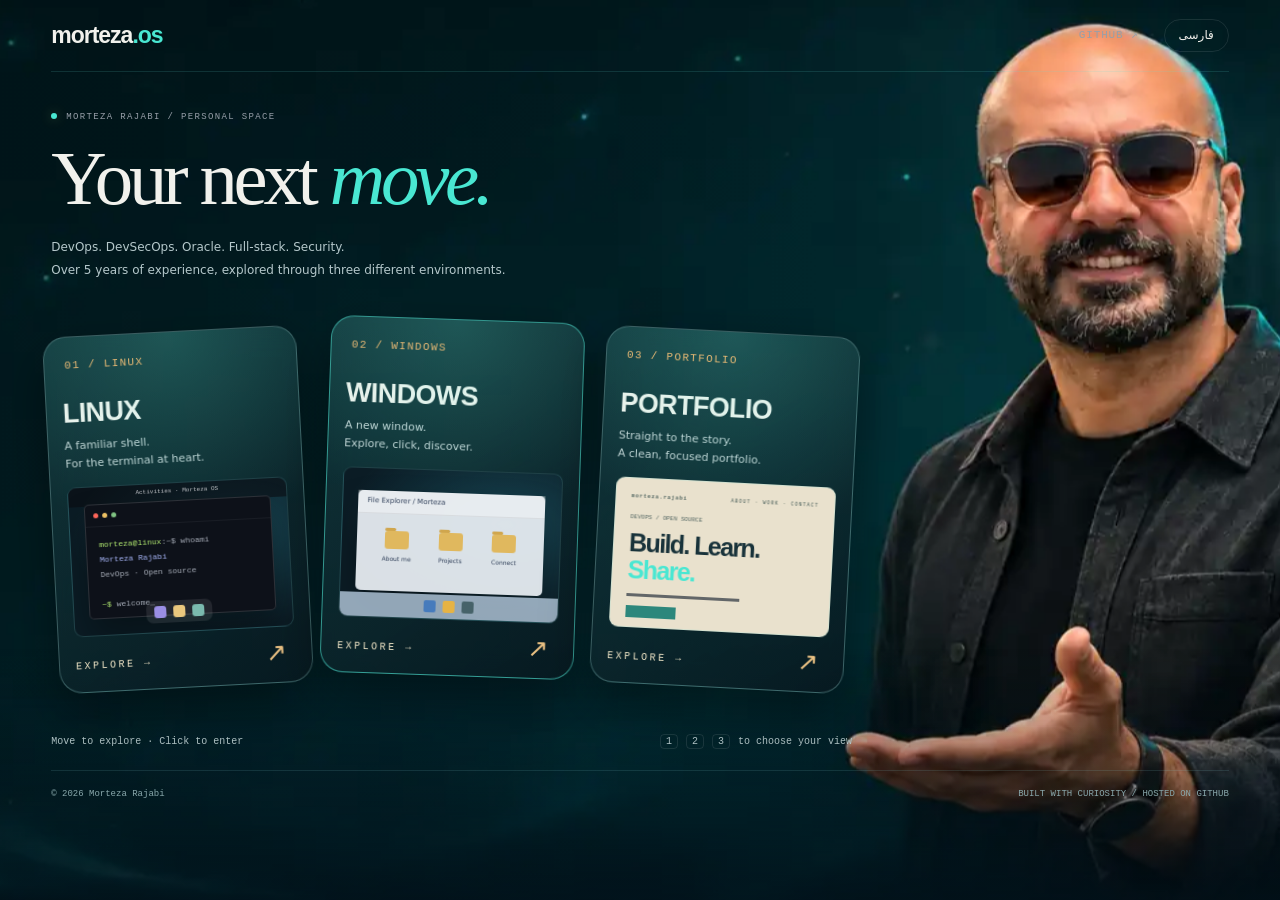
<file: index.html>
<!doctype html>
<html lang="en" dir="ltr">
<head>
<meta charset="utf-8"><meta name="viewport" content="width=device-width,initial-scale=1">
<title>Morteza Rajabi — DevOps, Oracle & Security</title>
<meta name="description" content="Morteza Rajabi's personal space. Explore DevOps, hands-on learning and open-source tools through Linux, Windows or a classic portfolio.">
<meta name="theme-color" content="#0b0e12"><meta property="og:title" content="Morteza Rajabi — Choose your environment"><meta property="og:description" content="Three ways to explore one developer's world. Linux. Windows. Classic.">
<link rel="icon" href="data:image/svg+xml,%3Csvg xmlns='http://www.w3.org/2000/svg' viewBox='0 0 64 64'%3E%3Crect width='64' height='64' rx='16' fill='%230b0e12'/%3E%3Ctext x='9' y='43' font-family='monospace' font-size='30' fill='%23b6ef73'%3Emr%3C/text%3E%3C/svg%3E">
<style>
:root{color-scheme:dark;--bg:#0b0e12;--panel:#13171d;--ink:#f1f1ec;--muted:#979fa9;--line:#ffffff19;--accent:#b6ef73;--mono:Consolas,'Courier New',monospace;--sans:system-ui,'Segoe UI',Tahoma,Arial,sans-serif;--display:'Segoe UI',Tahoma,Arial,sans-serif}
*{box-sizing:border-box}html{scroll-behavior:smooth}body{margin:0;background:var(--bg);color:var(--ink);font-family:var(--sans);font-size:15px;line-height:1.6}button,input{font:inherit}button,a{-webkit-tap-highlight-color:transparent}button{color:inherit;cursor:pointer}button:focus-visible,a:focus-visible,input:focus-visible{outline:2px solid var(--accent);outline-offset:5px}button{border:0}a{color:inherit;text-decoration:none}a:hover{text-decoration:underline}h1,h2,h3,p{margin:0}h1,h2,h3{font-family:var(--display);line-height:1.1}button svg, a svg{pointer-events:none}svg{display:block}button:disabled{opacity:.5}::selection{background:var(--accent);color:#111} [hidden]{display:none!important}.skip{position:fixed;top:-100px;left:20px;z-index:1000;background:var(--accent);color:#111;padding:10px}.skip:focus{top:10px}
.shell{max-width:1320px;margin:auto;padding:0 6%}.top{height:92px;display:flex;align-items:center;justify-content:space-between;border-bottom:1px solid var(--line)}.brand{font-family:var(--display);font-weight:700;font-size:23px;letter-spacing:-1px}.brand i{color:var(--accent);font-style:normal}.top-actions{display:flex;align-items:center;gap:25px}.small-link{font-family:var(--mono);font-size:11px;letter-spacing:.08em;color:var(--muted)}.lang{background:transparent;border:1px solid var(--line);border-radius:30px;padding:6px 14px;font-size:12px}.dot{display:inline-block;width:6px;height:6px;border-radius:50%;background:var(--accent);box-shadow:0 0 12px #b6ef7350;margin-inline-end:9px}.eyebrow{font:11px var(--mono);letter-spacing:.15em;text-transform:uppercase;color:var(--muted)}
.chooser{position:relative;overflow:hidden;min-height:100vh}.chooser:before{content:'';position:absolute;width:650px;height:500px;top:20px;right:-280px;background:radial-gradient(ellipse,#b6ef7309,transparent 65%);pointer-events:none}.intro{padding:70px 0 43px;display:grid;grid-template-columns:1fr 300px;gap:40px;align-items:end}.intro h1{font-size:clamp(42px,5.4vw,76px);letter-spacing:-.06em;font-weight:500;margin-top:22px;line-height:1.04}.intro h1 em{font-style:normal;color:var(--accent)}.intro p{font-size:14px;color:var(--muted);max-width:300px;line-height:1.9;padding-bottom:5px}.environments{display:grid;grid-template-columns:repeat(3,1fr);gap:20px}.env{background:transparent;border:1px solid var(--line);padding:0;text-align:start;border-radius:13px;overflow:hidden;transition:border-color .25s,transform .25s;position:relative}.env:hover{border-color:#b6ef7380;transform:translateY(-7px)}.env:hover .env-arrow{background:var(--accent);color:#111;transform:rotate(-40deg)}.preview{height:220px;margin:10px 10px 0;border-radius:7px;overflow:hidden;position:relative;isolation:isolate}.env-info{padding:22px 23px 24px}.env-label{display:flex;justify-content:space-between;align-items:center;margin-bottom:12px}.env-label h2{font-size:25px;letter-spacing:-.05em;font-weight:500}.env-info p{color:var(--muted);font-size:12px;max-width:225px}.env-arrow{width:32px;height:32px;border-radius:50%;border:1px solid var(--line);display:grid;place-items:center;transition:.25s;font-size:19px}.env-num{font:10px var(--mono);color:#858e98;position:absolute;top:17px;left:20px;z-index:4}.mini-linux{background:radial-gradient(ellipse at 75% 70%,#3d3159,transparent 65%),linear-gradient(140deg,#151c25,#24203e)}.mini-bar{position:absolute;top:0;width:100%;height:19px;background:#0a0c1299;text-align:center;font:6px var(--mono);padding-top:4px;color:#c2c5c9}.mini-terminal{position:absolute;left:14%;top:45px;width:74%;height:137px;background:#0d1119;border:1px solid #ffffff22;border-radius:5px;box-shadow:0 20px 35px #0005;text-align:left}.mini-dots{height:22px;border-bottom:1px solid #ffffff0d;display:flex;gap:4px;padding:8px}.mini-dots b{width:5px;height:5px;border-radius:50%;background:#ff665a}.mini-dots b:nth-child(2){background:#edc164}.mini-dots b:nth-child(3){background:#81c484}.mini-code{padding:10px 12px;font:8px/1.9 var(--mono);color:#a7adb8}.mini-code .green{color:#b6ef73}.mini-code .blue{color:#a8b6f9}.mini-dock{position:absolute;bottom:9px;left:33%;height:22px;border-radius:7px;background:#ffffff17;display:flex;gap:7px;padding:5px 8px}.mini-dock i{width:12px;height:12px;background:#9a8ee4;border-radius:3px}.mini-dock i:nth-child(2){background:#eac77d}.mini-dock i:nth-child(3){background:#7ab9ae}.mini-win{background:radial-gradient(ellipse at 70% 20%,#4f9ce855,transparent 60%),linear-gradient(140deg,#112949,#122c55)}.win-bloom{position:absolute;width:140px;height:140px;border:19px solid #4e9fce;border-radius:30% 65% 30% 65%;transform:rotate(-30deg);top:20px;left:35%;opacity:.4;box-shadow:inset 15px 12px 30px #071223}.mini-window{position:absolute;left:15%;top:48px;width:70%;height:124px;background:#e9eef4ee;border-radius:5px;box-shadow:0 20px 35px #0004;color:#31405a;text-align:left}.mini-window .window-title{font:7px var(--sans);height:23px;padding:6px 9px;background:#fff5;border-bottom:1px solid #0001}.mini-folders{display:grid;grid-template-columns:repeat(3,1fr);gap:8px;padding:17px}.mini-folders i{display:block;width:24px;height:18px;background:#e0b85e;border-radius:3px;margin:auto}.mini-folders i:before{content:'';display:block;width:11px;height:3px;position:relative;top:-3px;background:#d0a64d;border-radius:2px}.mini-folders span{font-size:6px;display:block;text-align:center;padding-top:5px}.mini-taskbar{position:absolute;bottom:0;background:#c5daefbb;height:24px;left:0;right:0;display:flex;gap:7px;align-items:center;justify-content:center}.mini-taskbar i{height:12px;width:12px;border-radius:2px;background:#467bbc}.mini-taskbar i:nth-child(2){background:#e6b344}.mini-taskbar i:nth-child(3){background:#466269}.mini-classic{background:#111315;padding:34px 22px;text-align:left;background-image:linear-gradient(#ffffff04 1px,transparent 1px),linear-gradient(90deg,#ffffff04 1px,transparent 1px);background-size:25px 25px}.mini-classic .tiny-nav{font:5px var(--mono);display:flex;justify-content:space-between;letter-spacing:1px;color:#999}.tiny-badge{font:6px var(--mono);color:#9ba49b;margin-top:28px}.mini-classic h3{font-size:30px;letter-spacing:-1.6px;line-height:1.1;margin-top:12px}.mini-classic h3 span{color:var(--accent)}.tiny-line{width:60%;height:3px;background:#626668;margin-top:15px}.tiny-btn{height:12px;width:50px;background:var(--accent);margin-top:15px}.chooser-foot{display:flex;justify-content:space-between;align-items:center;padding:32px 0 25px;font:10px var(--mono);color:#7e8791}.chooser-foot .hint{display:flex;align-items:center;gap:8px}kbd{font:10px var(--mono);border:1px solid var(--line);padding:1px 5px;border-radius:4px}.bottom-note{border-top:1px solid var(--line);padding:23px 0 30px;display:flex;justify-content:space-between;color:#626c77;font:10px var(--mono)}
/* Classic portfolio */
.classic-header{height:80px;display:flex;align-items:center;justify-content:space-between;border-bottom:1px solid var(--line);gap:20px}.nav{display:flex;align-items:center;gap:25px}.nav a,.back{font:11px var(--mono);color:var(--muted);letter-spacing:.05em}.back{background:transparent;display:flex;align-items:center;gap:6px}.classic-hero{padding:105px 0 85px;position:relative;background-image:linear-gradient(#ffffff03 1px,transparent 1px),linear-gradient(90deg,#ffffff03 1px,transparent 1px);background-size:64px 64px}.classic-hero h1{font-size:clamp(48px,7.4vw,105px);letter-spacing:-.065em;max-width:1000px;font-weight:500;line-height:1.03;margin:28px 0}.classic-hero h1 span{color:var(--accent)}.classic-hero p{max-width:540px;color:var(--muted);font-size:17px}.actions{display:flex;gap:15px;margin-top:32px;flex-wrap:wrap}.btn{display:inline-flex;padding:13px 23px;border:1px solid var(--line);border-radius:4px;font:11px var(--mono);letter-spacing:.05em;align-items:center;gap:15px;background:transparent}.btn.primary{background:var(--accent);color:#111;border-color:var(--accent)}.btn:hover{text-decoration:none;border-color:var(--accent)}.strip{display:flex;gap:28px;padding:22px 0;flex-wrap:wrap;border-block:1px solid var(--line);font:11px var(--mono);color:var(--muted)}.section{padding:85px 0;border-bottom:1px solid var(--line)}.section-heading{display:grid;grid-template-columns:200px 1fr;gap:30px;margin-bottom:40px}.section-heading h2{font-size:clamp(30px,4vw,52px);font-weight:500;letter-spacing:-.04em}.section-heading .eyebrow{padding-top:10px}.about-copy{font-size:21px;line-height:1.7;max-width:750px;color:#c4c9cf;margin-inline-start:230px}.project-row{display:grid;grid-template-columns:70px 1fr 230px 35px;gap:25px;padding:32px 0;border-top:1px solid var(--line);align-items:center}.project-row .num{font:12px var(--mono);color:var(--muted)}.project-row h3{font-size:25px;font-weight:500;letter-spacing:-.03em;margin-bottom:10px}.project-row p{font-size:13px;color:var(--muted);max-width:550px}.tags{display:flex;gap:7px;flex-wrap:wrap}.tag{font:10px var(--mono);padding:5px 9px;border:1px solid var(--line);border-radius:4px;color:#b7bec7}.project-row .arrow{font-size:26px;color:var(--accent)}.project-row:hover h3{color:var(--accent)}.project-row:hover{text-decoration:none}.focus-grid{display:grid;grid-template-columns:repeat(3,1fr);gap:40px}.focus-card{padding-top:25px;border-top:1px solid var(--line)}.focus-card h3{font-size:22px;font-weight:500;margin:18px 0 12px}.focus-card p{font-size:13px;color:var(--muted)}.contact-section{padding:90px 0}.contact-section h2{font-size:clamp(38px,6vw,75px);letter-spacing:-.055em;font-weight:500;margin:20px 0}.contact-section p{color:var(--muted);max-width:500px}.footer{display:flex;justify-content:space-between;padding:25px 0;border-top:1px solid var(--line);font:10px var(--mono);color:var(--muted)}
/* Desktop experiences */
.desktop{height:100dvh;min-height:580px;overflow:hidden;position:relative;background:#10151e}.desktop.linux{background:radial-gradient(ellipse at 70% 85%,#51396c77,transparent 55%),radial-gradient(ellipse at 20% 10%,#263c4e,transparent 60%),#131321}.desktop.windows{background:radial-gradient(ellipse at 80% 25%,#1d6c9c,transparent 60%),linear-gradient(130deg,#0b1c36,#163a62 70%,#172753)}.desktop.windows:before{content:'';position:absolute;width:46vw;height:46vw;min-width:300px;min-height:300px;right:9%;top:10%;border:50px solid #54a4df33;border-radius:30% 65% 35% 65%;transform:rotate(-25deg);box-shadow:inset 30px 10px 70px #0a275a,20px 30px 80px #050c2866;pointer-events:none}.desktop-top{height:36px;background:#080b13bb;backdrop-filter:blur(20px);display:flex;align-items:center;justify-content:space-between;padding:0 20px;font:11px var(--mono);position:relative;z-index:10;border-bottom:1px solid #ffffff10}.desktop-top .back{font-size:10px}.desktop-brand{font-weight:bold}.desktop-brand span{color:var(--accent)}.desktop-icons{display:grid;grid-template-columns:repeat(2,95px);gap:16px;position:absolute;top:66px;left:25px}.desktop-icon{background:transparent;padding:12px 3px;border-radius:8px;display:flex;flex-direction:column;align-items:center;gap:8px;font-size:11px;border:1px solid transparent;text-shadow:0 1px 8px #0008}.desktop-icon:hover{background:#ffffff12;border-color:#ffffff1a}.app-icon{width:43px;height:43px;display:grid;place-items:center;background:#1c2533;border:1px solid #ffffff2a;border-radius:12px;font:20px var(--mono);color:var(--accent);box-shadow:0 5px 15px #0002}.desktop-icon:nth-child(2) .app-icon{color:#e6bf74}.desktop-icon:nth-child(3) .app-icon{color:#a9b4f2}.desktop-icon:nth-child(4) .app-icon{color:#7ccbd0}.desktop-icon:nth-child(5) .app-icon{color:#c09cdf}.desktop-icon:nth-child(6) .app-icon{color:#fbaf96}.desktop-watermark{position:absolute;right:6%;bottom:105px;pointer-events:none;text-align:right}.desktop-watermark h2{font-size:clamp(38px,5vw,75px);font-weight:500;letter-spacing:-.055em;opacity:.22}.desktop-watermark p{font:11px var(--mono);color:#ffffff50;margin-top:15px}.taskbar{position:absolute;z-index:30;bottom:12px;left:50%;transform:translateX(-50%);background:#141c2bd9;backdrop-filter:blur(20px);border:1px solid #ffffff24;border-radius:17px;padding:8px;display:flex;gap:7px;box-shadow:0 12px 35px #0004}.taskbar button{background:transparent;border-radius:10px;padding:6px 12px;color:#bbc7d9;font:17px var(--mono);min-width:42px}.taskbar button:hover{background:#ffffff15;color:var(--accent)}.windows .taskbar{bottom:0;left:0;transform:none;width:100%;justify-content:center;border-radius:0;padding:11px;background:#dbe9f2dc}.windows .taskbar button{color:#1b3e67}.windows .desktop-top{background:#0d1c3066}.window{position:absolute;z-index:15;top:74px;left:25%;width:min(70%,860px);height:calc(100% - 165px);min-height:330px;border:1px solid #ffffff30;border-radius:12px;background:#111720f2;box-shadow:0 30px 100px #0008;display:flex;flex-direction:column;overflow:hidden;backdrop-filter:blur(35px)}.window-bar{height:45px;flex-shrink:0;background:#202632;display:flex;align-items:center;justify-content:space-between;padding:0 13px;border-bottom:1px solid #ffffff12;cursor:move;touch-action:none}.window-bar .title{font:11px var(--mono);color:#b6c0cd}.window-controls{display:flex;gap:8px}.window-controls button{width:23px;height:23px;border-radius:50%;display:grid;place-items:center;font:14px var(--mono);background:#ffffff12}.window-controls .close{background:#e8726740;color:#ffb5b0}.window-controls button:hover{background:#ffffff30}.window-content{overflow:auto;padding:30px;flex:1;min-height:0}.window.maximized{left:12px!important;top:48px!important;width:calc(100% - 24px);height:calc(100% - 125px)}.windows .window{background:#edf3f8f7;color:#203047;border-color:#ffffff70}.windows .window-bar{background:#e4ecf4;color:#203047;border-color:#0001}.windows .window-bar .title{color:#4b5c71}.windows .window-controls button{border-radius:3px;color:#24364d;background:#00000008}.windows .window-content{--ink:#203047;--muted:#596b7c;--line:#00000018;--accent:#275d93}.app-page h2{font-size:35px;letter-spacing:-.04em;margin:12px 0 20px;font-weight:500}.app-page p{color:var(--muted);margin-bottom:18px;line-height:1.8}.app-page .eyebrow{font-size:10px}.app-page .project-row{grid-template-columns:30px 1fr 20px;gap:16px}.app-page .project-row h3{font-size:20px}.app-page .project-row .tags{display:none}.app-page .focus-grid{grid-template-columns:1fr;gap:10px}.app-page .focus-card h3{font-size:20px}.app-page .focus-card{padding-top:15px}.app-page .btn{font-size:10px}.profile-line{display:flex;align-items:center;gap:16px;margin-bottom:20px}.avatar-monogram{height:60px;width:60px;border:1px solid var(--line);border-radius:16px;display:grid;place-items:center;color:var(--accent);font:24px var(--display)}.profile-line p{margin:0;font:11px var(--mono)}.terminal-output{font:12px/1.9 var(--mono);white-space:pre-wrap;direction:ltr;text-align:left;color:#b6c5d4}.terminal-line{display:flex;gap:8px;align-items:center;font:12px var(--mono);direction:ltr;margin-top:12px}.terminal-line label{color:#a4e47b;white-space:nowrap}.terminal-line input{background:transparent;color:inherit;border:0;outline:0;min-width:0;width:100%;font:12px var(--mono)}.terminal-line input:focus-visible{outline:1px solid var(--accent);outline-offset:5px}.terminal-help{color:var(--muted);font:10px var(--mono);border-top:1px solid var(--line);margin-top:20px;padding-top:15px}.windows .tag{color:#455b71}.windows .terminal-output{color:#344e68}.windows .terminal-line label{color:#346d2b}.empty-window{display:grid;place-items:center;text-align:center;height:100%;min-height:250px;color:var(--muted)}.desktop-notice{position:absolute;left:25px;bottom:90px;font:10px var(--mono);color:#abb5c8;max-width:180px}.status-line{display:flex;gap:6px;align-items:center}.lang-rtl{font-family:Tahoma,'Segoe UI',sans-serif}.lang-rtl h1,.lang-rtl h2,.lang-rtl h3{font-family:Tahoma,'Segoe UI',sans-serif;letter-spacing:-.035em;line-height:1.5}.lang-rtl .intro h1{font-size:clamp(37px,4.3vw,60px)}.lang-rtl .classic-hero h1{font-size:clamp(40px,6vw,78px)}.lang-rtl .project-row{direction:rtl}.lang-rtl .mini-classic,.lang-rtl .mini-terminal{direction:ltr}.lang-rtl .desktop-icons,.lang-rtl .desktop-top,.lang-rtl .taskbar,.lang-rtl .window-bar{direction:ltr}.lang-rtl .desktop .window-content{direction:rtl}.lang-rtl .desktop-watermark{text-align:right}.lang-rtl .mini-classic h3{font-family:var(--display);line-height:1.1}
@media(min-width:1500px){.preview{height:255px}.intro{padding-top:100px}.env-info{padding-bottom:28px}}
@media(max-width:900px){.shell{padding:0 5%}.intro{grid-template-columns:1fr;gap:25px;padding:45px 0 35px}.intro p{max-width:520px}.preview{height:175px}.mini-terminal{top:32px;height:120px}.mini-classic{padding:27px 14px}.mini-classic h3{font-size:24px}.tiny-badge{margin-top:20px}.env-info{padding:20px 15px}.env-label h2{font-size:22px}.mini-window{top:30px;height:115px}.desktop-icons{grid-template-columns:80px;left:10px;gap:2px;top:52px}.desktop-icon{padding:7px 0}.app-icon{width:34px;height:34px;font-size:17px}.window{left:110px;width:calc(100% - 125px);top:64px}.desktop-notice{display:none}.nav{gap:13px}.section-heading{grid-template-columns:130px 1fr}.about-copy{margin-inline-start:160px}.project-row{grid-template-columns:30px 1fr 130px 25px;gap:15px}.focus-grid{gap:20px}}
@media(max-width:620px){.top{height:73px}.top-actions{gap:13px}.top-actions .small-link{display:none}.intro h1{font-size:45px}.intro{padding:38px 0 28px}.environments{grid-template-columns:1fr;gap:15px}.env{display:grid;grid-template-columns:43% 57%;align-items:center}.preview{height:166px;margin:8px 0 8px 8px}.env-info{padding:20px 18px}.env-info p{font-size:11px}.env-label h2{font-size:24px}.env-num{font-size:8px;left:15px;top:12px}.mini-terminal{left:8%;width:84%;top:33px;height:110px}.mini-code{font-size:6px;padding:6px}.mini-dock{left:25%;bottom:8px;transform:scale(.8)}.mini-window{left:8%;width:84%;top:32px;height:100px}.mini-folders{padding:17px 6px;gap:2px}.mini-classic{padding:23px 11px}.mini-classic h3{font-size:22px}.tiny-nav{font-size:4px!important}.tiny-badge{margin-top:20px}.chooser-foot{padding:24px 0;gap:15px;align-items:start}.chooser-foot .hint{display:none}.bottom-note{font-size:9px;gap:15px}.classic-header{height:70px}.classic-header .nav a{display:none}.classic-header .nav{gap:12px}.classic-hero{padding:65px 0}.classic-hero h1{font-size:53px}.classic-hero p{font-size:15px}.section{padding:55px 0}.section-heading{display:block;margin-bottom:25px}.section-heading h2{margin-top:15px}.about-copy{margin:0;font-size:18px}.project-row{grid-template-columns:24px 1fr 24px;gap:12px;padding:25px 0}.project-row .tags{display:none}.project-row h3{font-size:22px}.focus-grid{grid-template-columns:1fr;gap:25px}.contact-section{padding:60px 0}.desktop{min-height:500px}.desktop-top{padding:0 12px;font-size:9px}.desktop-brand{display:none}.desktop-top .back{font-size:9px}.desktop-icons{grid-template-columns:repeat(3,80px);gap:8px;left:12px;top:62px}.desktop-icon{font-size:10px;padding:10px 2px}.window{left:8px!important;top:55px!important;width:calc(100% - 16px);height:calc(100% - 135px);min-height:300px}.window-content{padding:22px 18px}.window-bar{cursor:default}.window.maximized{top:44px!important;height:calc(100% - 114px)}.desktop-watermark{right:20px;bottom:110px}.desktop-watermark h2{font-size:44px}.taskbar{gap:3px;bottom:13px;padding:6px}.taskbar button{padding:7px;min-width:36px}.app-page h2{font-size:29px}.terminal-line label{font-size:10px}.terminal-line input{font-size:11px}.classic-header .brand{font-size:20px}.lang-rtl .intro h1{font-size:35px}.lang-rtl .env{direction:ltr}.lang-rtl .env-info{direction:rtl}.lang-rtl .classic-hero h1{font-size:43px}}
@media(prefers-reduced-motion:reduce){html{scroll-behavior:auto}*,*:before,*:after{animation:none!important;transition:none!important}}
/* Approved personal wallpaper: shared by both desktop experiences. */
.desktop.linux,.desktop.windows{background:#0b1419 url('desktop-wallpaper-fast.webp') center center/cover no-repeat}
.desktop.windows:before{display:none}
.desktop-watermark{left:32px;right:auto;text-align:left;bottom:105px}
.desktop-watermark h2{font-size:clamp(28px,3vw,46px);opacity:.6;text-shadow:0 2px 16px #000}
.desktop-watermark p{color:#ffffff99;text-shadow:0 2px 10px #000}
.desktop-notice{display:none}
.mini-linux,.mini-win{background:radial-gradient(ellipse at 75% 35%,#22697a88,transparent 70%),#0b1c25}
.win-bloom{display:none}
@media(max-width:620px){.desktop.linux,.desktop.windows{background-position:64% center}.desktop-watermark{left:20px;right:20px;bottom:110px}.desktop-watermark h2{font-size:32px}.desktop-watermark p{font-size:8px}.desktop-icon{text-shadow:0 1px 5px #000,0 0 12px #000}.desktop-icon>span:last-child{background:#080d14b3;border-radius:4px;padding:1px 4px}}

/* Approved floating-card entrance */
.chooser{isolation:isolate;background:#031318;--accent:#49e7d2;min-height:100dvh}
.chooser:before{inset:-20px;width:auto;height:auto;background:linear-gradient(90deg,#00101535,transparent 80%),url('entrance-desktop.webp') center/cover no-repeat;z-index:-2;transform:translate3d(var(--scene-x,0px),var(--scene-y,0px),0) scale(1.035);transition:transform .35s ease-out}
.chooser:after{content:'';position:absolute;inset:0;z-index:-1;pointer-events:none;background:linear-gradient(0deg,#020e17bb,transparent 28%)}
.chooser>.shell{max-width:1800px;padding:0 4%;position:relative}
.chooser .top{height:72px;border-color:#68d9d526}
.chooser .intro{display:block;padding:40px 0 30px;width:65%}
.chooser .intro .eyebrow{font-size:9px;letter-spacing:.15em}
.chooser .intro h1{font-family:Georgia,serif;font-size:clamp(55px,6vw,94px);font-weight:400;letter-spacing:-.055em;margin-top:17px}
.chooser .intro h1 em{font-style:italic}
.chooser .intro p{max-width:550px;font-size:12px;margin-top:17px;line-height:1.9;color:#b5c8cb}
.chooser .environments{width:68%;gap:20px;perspective:1000px;padding:15px 0 20px;direction:ltr}
.chooser .env{display:flex;flex-direction:column;min-width:0;padding:62px 16px 20px;background:linear-gradient(145deg,#184347aa,#07171ed9);border:1px solid #8fc8c75e;border-radius:23px;backdrop-filter:blur(14px);box-shadow:0 20px 50px #0006;transform:perspective(900px) rotateX(var(--rx,0deg)) rotateY(var(--ry,0deg)) rotateZ(var(--rest,-3deg)) translateY(var(--lift,0px));transition:transform .25s,border-color .25s,box-shadow .25s;overflow:hidden}
.chooser .env:nth-child(2){--rest:2deg;--lift:-12px;border-color:#4de3d29c}
.chooser .env:nth-child(3){--rest:3deg}
.chooser .env:hover,.chooser .env:focus-visible{--lift:-20px;border-color:#63ffec;box-shadow:0 0 25px #45e6d535,0 28px 70px #0008}
.chooser .env:before{content:'';position:absolute;inset:0;pointer-events:none;background:radial-gradient(circle at var(--glow-x,50%) var(--glow-y,0%),#64ffe62e,transparent 55%)}
.chooser .env-num{top:22px;left:20px;color:#e7b974;font-size:11px;letter-spacing:.12em}
.chooser .env-info{display:contents}
.chooser .env-label{order:-1;display:block;margin-bottom:8px}
.chooser .env-label h2{font-size:clamp(22px,2.1vw,34px);font-weight:700;letter-spacing:-.02em;text-transform:uppercase}
.chooser .env-arrow{position:absolute;bottom:17px;right:19px;border:0;color:#ecc283;font-size:25px}
.chooser .env-info p{order:0;font-size:11px;line-height:1.7;min-height:38px;color:#c5d4d5;margin-bottom:12px}
.chooser .preview{order:1;width:100%;height:150px;margin:0 0 24px;border-radius:9px;border:1px solid #77d9d530;flex-shrink:0}
.chooser .env:after{content:'EXPLORE →';order:2;color:#f4e9ca;font:10px var(--mono);letter-spacing:.25em;align-self:flex-start}
.chooser .mini-terminal{top:17px;left:7%;width:86%;height:115px}
.chooser .mini-window{top:22px;left:7%;width:86%;height:100px}
.chooser .mini-classic{padding:15px;background:#e9e1cd;color:#18323a}
.chooser .mini-classic h3{font-size:25px;margin-top:9px}.chooser .tiny-badge{margin-top:14px;color:#526561}.chooser .tiny-nav{color:#465c58}.chooser .tiny-line{margin-top:9px}.chooser .tiny-btn{margin-top:9px;background:#2c877c}
.chooser .chooser-foot{width:68%;color:#b2c6c8;padding:26px 0 21px;font-size:10px}.chooser .bottom-note{color:#89a8ac;border-color:#84d8d822;padding:18px 0;font-size:9px}
.lang-rtl .chooser .intro h1{font-family:Tahoma,'Segoe UI',sans-serif;font-size:clamp(40px,4.5vw,64px)}
.lang-rtl .chooser .intro{margin-left:0;margin-right:auto;text-align:left;direction:rtl}.lang-rtl .chooser .env-info p{direction:rtl;text-align:right}.lang-rtl .chooser .chooser-foot{direction:rtl}
@media(min-width:1600px){.chooser .intro{padding-top:65px}.chooser .preview{height:190px}.chooser .env{padding-top:70px}.chooser .environments{padding-top:30px}}
@media(max-width:900px){.chooser .intro{width:70%;padding-top:35px}.chooser .intro h1{font-size:58px}.chooser .environments{width:76%;gap:13px}.chooser .env{padding:55px 12px 18px}.chooser .preview{height:125px}.chooser .env-label h2{font-size:22px}.chooser .env-info p{font-size:10px}.chooser .chooser-foot{width:76%}.chooser .mini-code{font-size:6px}.chooser .mini-terminal{height:95px}.chooser .mini-window{height:85px}.chooser .mini-folders{padding:12px 5px}.chooser .mini-classic h3{font-size:22px}}
@media(max-width:620px){.chooser:before{background-position:72% top;background-size:auto 540px;background-repeat:no-repeat;inset:0;transform:none}.chooser:after{background:linear-gradient(0deg,#031318 40%,#031318a6 70%,#03131830)}.chooser .top{height:66px}.chooser .intro{padding:150px 0 25px;width:100%}.chooser .intro h1{font-size:52px;max-width:300px;text-shadow:0 2px 24px #000}.chooser .intro .eyebrow{max-width:160px;font-size:8px}.chooser .intro p{max-width:330px;font-size:12px}.chooser .environments{width:100%;grid-template-columns:1fr;gap:18px;padding:10px 0;perspective:none}.chooser .env,.chooser .env:nth-child(2),.chooser .env:nth-child(3){--rest:0deg;--lift:0px;display:grid;grid-template-columns:42% 1fr;gap:5px 16px;padding:43px 16px 17px;border-radius:17px;min-height:175px;transform:none}.chooser .preview{grid-column:1;grid-row:1/4;height:110px;margin:0}.chooser .env-label{grid-column:2;grid-row:1;margin:0;align-self:end}.chooser .env-info p{grid-column:2;grid-row:2;margin:0;font-size:10px;min-height:0}.chooser .env:after{grid-column:2;grid-row:3;font-size:9px;letter-spacing:.12em}.chooser .env-num{top:14px;left:17px;font-size:9px}.chooser .env-arrow{display:none}.chooser .chooser-foot{width:100%;padding-top:22px;font-size:9px}.chooser .bottom-note span:last-child{display:none}.lang-rtl .chooser .intro h1{font-size:40px}.chooser .mini-terminal{top:10px;height:90px}.chooser .mini-classic{padding:10px}.chooser .tiny-badge{margin-top:10px}.chooser .mini-classic h3{font-size:20px}.chooser .mini-window{top:15px;height:80px}}
@media(prefers-reduced-motion:reduce){.chooser:before,.chooser .env{transform:none!important}}


@media(max-width:700px){.chooser:before{background-image:linear-gradient(90deg,#00101535,transparent 80%),url('entrance-mobile.webp')}}
#entry-status{position:fixed;inset-inline:20px;bottom:12px;z-index:99;text-align:center;font-size:12px;color:#b6ef73;pointer-events:none}
#entry-status:not(:empty){background:#09141ce8;border:1px solid #ffffff25;padding:12px;border-radius:8px}

/* The portfolio remains usable before optional interactive downloads finish. */
.basic-project{display:grid;grid-template-columns:220px 1fr;gap:26px;padding:25px 0;border-bottom:1px solid var(--line)}.basic-project img{width:100%;height:auto;border-radius:8px}.basic-project h3{font-size:25px;margin:0 0 12px}.basic-project p{color:var(--muted);font-size:14px}.basic-project .actions{margin-top:15px}.basic-project .btn{font-size:10px;padding:10px 14px}#entry-retry{position:fixed;z-index:100;bottom:72px;inset-inline-end:24px;border:1px solid var(--accent);border-radius:6px;padding:9px 14px;background:#152027;color:#fff}#classic[data-basic] .case-studies{display:grid;gap:20px}#classic[data-basic] .case-study{border:1px solid var(--line);padding:24px;display:grid;grid-template-columns:1fr 1fr;gap:24px}#classic[data-basic] .case-study img{max-width:100%;height:auto}#classic[data-basic] .case-browser,#classic[data-basic] .case-open{display:none}#classic[data-basic] .case-links{display:flex;gap:15px;margin-top:16px}#classic[data-basic] .case-detail{margin-top:12px}@media(max-width:620px){.basic-project,#classic[data-basic] .case-study{grid-template-columns:1fr;gap:15px}.basic-project img{max-width:440px}.basic-project h3{font-size:23px}}
</style>
<link rel="preload" as="image" href="entrance-desktop.webp" media="(min-width:701px)" fetchpriority="high">
<link rel="preload" as="image" href="entrance-mobile.webp" media="(max-width:700px)" fetchpriority="high">
</head>
<body><div id="entry-status" role="status" aria-live="polite"></div><button id="entry-retry" hidden type="button">Retry interactive features</button><a href="#main" class="skip">Skip to content</a>
<div id="chooser" class="chooser"><div class="shell"><header class="top"><a href="#" class="brand" aria-label="Morteza Rajabi home">morteza<i>.os</i></a><div class="top-actions"><a class="small-link" href="https://github.com/opswithmorteza" target="_blank" rel="noopener">GITHUB ↗</a><button class="lang" aria-label="Switch language">فارسی</button></div></header>
<main id="main"><section class="intro"><div><div class="eyebrow"><span class="dot"></span><span data-en="MORTEZA RAJABI / PERSONAL SPACE" data-fa="مرتضی رجبی / فضای شخصی">MORTEZA RAJABI / PERSONAL SPACE</span></div><h1 data-en="Your next <em>move.</em>" data-fa="مسیر بعدی،<br><em>انتخاب تو.</em>">Your next <em>move.</em></h1></div><p data-en="DevOps. DevSecOps. Oracle. Full-stack. Security.<br>Over 5 years of experience, explored through three different environments." data-fa="DevOps، DevSecOps، اوراکل، فول‌استک و امنیت.<br>بیش از ۵ سال تجربه، با سه محیط متفاوت برای آشنایی.">DevOps. DevSecOps. Oracle. Full-stack. Security.<br>Over 5 years of experience, explored through three different environments.</p></section>
<section class="environments" aria-label="Choose portfolio experience">
<button class="env" data-mode="linux" aria-label="Explore Linux desktop"><span class="env-num">01 / LINUX</span><div class="preview mini-linux" aria-hidden="true"><div class="mini-bar">Activities · Morteza OS</div><div class="mini-terminal"><div class="mini-dots"><b></b><b></b><b></b></div><div class="mini-code"><span class="green">morteza@linux</span>:~$ whoami<br><span class="blue">Morteza Rajabi</span><br>DevOps · Open source<br><br><span class="green">~$</span> welcome_</div></div><div class="mini-dock"><i></i><i></i><i></i></div></div><div class="env-info"><div class="env-label"><h2>Linux</h2><span class="env-arrow">↗</span></div><p data-en="A familiar shell.<br>For the terminal at heart." data-fa="محیطی آشنا و یک ترمینال.<br>برای دوست‌داران خط فرمان.">A familiar shell.<br>For the terminal at heart.</p></div></button>
<button class="env" data-mode="windows" aria-label="Explore Windows desktop"><span class="env-num">02 / WINDOWS</span><div class="preview mini-win" aria-hidden="true"><div class="win-bloom"></div><div class="mini-window"><div class="window-title">File Explorer / Morteza</div><div class="mini-folders"><div><i></i><span>About me</span></div><div><i></i><span>Projects</span></div><div><i></i><span>Connect</span></div></div></div><div class="mini-taskbar"><i></i><i></i><i></i></div></div><div class="env-info"><div class="env-label"><h2>Windows</h2><span class="env-arrow">↗</span></div><p data-en="A new window.<br>Explore, click, discover." data-fa="پنجره‌ای برای آشنایی.<br>کلیک کن و کشف کن.">A new window.<br>Explore, click, discover.</p></div></button>
<button class="env" data-mode="classic" aria-label="Explore classic portfolio"><span class="env-num">03 / PORTFOLIO</span><div class="preview mini-classic" aria-hidden="true"><div class="tiny-nav"><b>morteza.rajabi</b><span>ABOUT · WORK · CONTACT</span></div><div class="tiny-badge">DEVOPS / OPEN SOURCE</div><h3>Build. Learn.<br><span>Share.</span></h3><div class="tiny-line"></div><div class="tiny-btn"></div></div><div class="env-info"><div class="env-label"><h2 data-en="Portfolio" data-fa="پورتفولیو">Portfolio</h2><span class="env-arrow">↗</span></div><p data-en="Straight to the story.<br>A clean, focused portfolio." data-fa="مستقیم سراغ داستان.<br>پورتفولیویی ساده و متمرکز.">Straight to the story.<br>A clean, focused portfolio.</p></div></button>
</section><div class="chooser-foot"><span data-en="Move to explore · Click to enter" data-fa="با موس کشف کن · برای ورود کلیک کن">Move to explore · Click to enter</span><span class="hint"><kbd>1</kbd><kbd>2</kbd><kbd>3</kbd> <span data-en="to choose your view" data-fa="برای انتخاب محیط">to choose your view</span></span></div></main><footer class="bottom-note"><span>© <span class="year"></span> Morteza Rajabi</span><span>BUILT WITH CURIOSITY / HOSTED ON GITHUB</span></footer></div></div>
<div id="classic" hidden><div class="shell"><header class="classic-header"><a href="#" class="brand">morteza<i>.rajabi</i></a><nav class="nav"><a href="#about" data-en="ABOUT" data-fa="دربارهٔ من">ABOUT</a><a href="#work" data-en="WORK" data-fa="پروژه‌ها">WORK</a><a href="#contact" data-en="CONTACT" data-fa="ارتباط">CONTACT</a><button class="lang" aria-label="Switch language">فارسی</button><button class="back" data-home data-en="↖ SWITCH VIEW" data-fa="↖ تغییر محیط">↖ SWITCH VIEW</button></nav></header><main><section class="classic-hero"><div class="eyebrow"><span class="dot"></span>MORTEZA RAJABI · DEVOPS / DEVSECOPS · ORACLE · FULL-STACK · SECURITY</div><h1 data-en="Reliable systems.<br>From code <span>to cloud.</span>" data-fa="سیستم‌های قابل‌اتکا.<br>از کد <span>تا زیرساخت.</span>">Reliable systems.<br>From code <span>to cloud.</span></h1><p data-en="DevOps Engineer with 5+ years of experience across infrastructure, Oracle databases and enterprise systems. Connecting full-stack development with automation, security and dependable delivery." data-fa="مهندس DevOps با بیش از ۵ سال تجربه در زیرساخت، دیتابیس اوراکل و سامانه‌های سازمانی؛ پیوند توسعهٔ فول‌استک با اتوماسیون، امنیت و تحویل قابل‌اتکا.">DevOps Engineer with 5+ years of experience across infrastructure, Oracle databases and enterprise systems. Connecting full-stack development with automation, security and dependable delivery.</p><div class="actions"><a class="btn primary" href="#work" data-en="EXPLORE MY WORK ↘" data-fa="دیدن پروژه‌ها ↘">EXPLORE MY WORK ↘</a><button class="btn" data-mode="linux" data-en="OPEN THE TERMINAL >_" data-fa="بازکردن ترمینال >_">OPEN THE TERMINAL &gt;_</button></div></section><div class="strip"><span>LINUX</span><span>GIT</span><span>AUTOMATION</span><span>CONTAINERS</span><span>CI/CD</span><span>DEVSECOPS</span><span>ORACLE</span><span>FULL-STACK</span><span>SECURITY</span><span>ISMS</span></div><section id="about" class="section"><div class="section-heading"><span class="eyebrow">01 / ABOUT</span><h2 data-en="Engineering across the stack." data-fa="مهندسی در تمام لایه‌ها.">Engineering across the stack.</h2></div><div id="classic-about"><p data-en="DevOps &amp; DevSecOps engineer with 5+ years across Oracle operations, full-stack delivery, security and ISMS. At Pars Amin Ray: GRC system design and ISMS, CI/CD and BCMS projects." data-fa="مهندس DevOps و DevSecOps با بیش از ۵ سال تجربه در عملیات اوراکل، توسعهٔ فول‌استک، امنیت و ISMS. در پارس امین رای: طراحی سامانهٔ GRC و پروژه‌های ISMS، CI/CD و BCMS." >DevOps & DevSecOps engineer with 5+ years across Oracle operations, full-stack delivery, security and ISMS. At Pars Amin Ray: GRC system design and ISMS, CI/CD and BCMS projects.</p></div></section><section id="work" class="section"><div class="section-heading"><span class="eyebrow">02 / SELECTED WORK</span><h2 data-en="Build. Document. Share." data-fa="بساز. مستند کن. به اشتراک بگذار.">Build. Document. Share.</h2></div><div id="classic-projects"><article class="basic-project"><img src="infraguard-preview.webp" alt="InfraGuard sample security report" width="440" height="248" loading="lazy" decoding="async"><div><h3 data-en="InfraGuard" data-fa="اینفراگارد؛ بررسی امنیت زیرساخت">InfraGuard</h3><p data-en="My Go baseline assistant for Linux, Docker, Kubernetes, Nginx and Tomcat, with scoped reports, per-setting approval and reversible Linux changes." data-fa="ابزار Go برای بررسی کنترل‌های منتخب لینوکس، Docker، Kubernetes، Nginx و Tomcat؛ همراه گزارش، تأیید هر تنظیم و تغییرات قابل برگشت لینوکس.">My Go baseline assistant for Linux, Docker, Kubernetes, Nginx and Tomcat, with scoped reports, per-setting approval and reversible Linux changes.</p><a href="https://github.com/opswithmorteza/infra-guard-go" target="_blank" rel="noopener" data-en="VIEW GITHUB ↗" data-fa="دیدن گیت‌هاب ↗">VIEW GITHUB ↗</a> · <a href="https://github.com/opswithmorteza/infra-guard-go/releases/tag/v0.1.0" target="_blank" rel="noopener" data-en="DOWNLOAD ↓" data-fa="دانلود ↓">DOWNLOAD ↓</a></div></article><article class="basic-project"><img src="goss-preview.webp" alt="Goss Server Audit sample report" width="440" height="248" loading="lazy" decoding="async"><div><h3 data-en="Goss Server Audit" data-fa="گزارش سلامت و امنیت سرور با Goss">Goss Server Audit</h3><p data-en="My Go report companion for open-source Goss: offline English/Persian reports and a Linux validation example. Upstream Apache-2.0 attribution retained." data-fa="گزارش‌ساز Go برای Goss متن‌باز: گزارش آفلاین فارسی و انگلیسی و نمونهٔ بررسی لینوکس، با حفظ اعتبار منبع و Apache-2.0.">My Go report companion for open-source Goss: offline English/Persian reports and a Linux validation example. Upstream Apache-2.0 attribution retained.</p><a href="https://github.com/opswithmorteza/goss-server-audit" target="_blank" rel="noopener" data-en="VIEW GITHUB ↗" data-fa="دیدن گیت‌هاب ↗">VIEW GITHUB ↗</a></div></article><article class="basic-project"><img src="isms-preview.webp" alt="ISMS Risk Register Lite dashboard with risk scores and a five by five risk matrix" width="440" height="248" loading="lazy" decoding="async"><div><h3 data-en="ISMS Risk Register Lite" data-fa="دفتر ثبت ریسک ISMS" >ISMS Risk Register Lite</h3><p data-en="Make risk visible: score threats, assign ownership and plan the next action in one small workspace." data-fa="ریسک را شفاف ببین: سنجش تهدید، تعیین مسئول و برنامه‌ریزی اقدام بعدی در یک محیط کوچک." >Make risk visible: score threats, assign ownership and plan the next action in one small workspace.</p><div class="actions"><a class="btn primary" href="/isms-risk-register-lite/" data-en="LIVE DEMO ↗" data-fa="دموی زنده ↗">LIVE DEMO ↗</a><a class="btn" href="https://github.com/opswithmorteza/isms-risk-register-lite" target="_blank" rel="noopener" data-en="SOURCE CODE ↗" data-fa="سورس کد ↗">SOURCE CODE ↗</a></div></div></article><article class="basic-project"><img src="money-preview.webp" alt="Ledger web companion showing expense entry and category totals" width="440" height="248" loading="lazy" decoding="async"><div><h3 data-en="Ledger / Money UT" data-fa="همراه وب و موبایل Money UT" >Ledger / Money UT</h3><p data-en="A local-first expense companion with exact cent calculations, categories and JSON export." data-fa="همراه مدیریت هزینه با محاسبهٔ دقیق سنت، دسته‌بندی و خروجی JSON." >A local-first expense companion with exact cent calculations, categories and JSON export.</p><div class="actions"><a class="btn primary" href="money-demo.html" data-en="LIVE DEMO ↗" data-fa="دموی زنده ↗">LIVE DEMO ↗</a><a class="btn" href="https://github.com/opswithmorteza/money-ut" target="_blank" rel="noopener" data-en="SOURCE CODE ↗" data-fa="سورس کد ↗">SOURCE CODE ↗</a></div></div></article><article class="basic-project"><img src="desk-preview.webp" alt="Signal Desk incident queue and incident entry form" width="440" height="248" loading="lazy" decoding="async"><div><h3 data-en="Signal Desk" data-fa="سرویس‌دسک Signal" >Signal Desk</h3><p data-en="An incident workflow from browser interface to Python API and SQLite persistence." data-fa="گردش‌کار رخداد از رابط مرورگر تا API پایتون و ذخیره‌سازی SQLite." >An incident workflow from browser interface to Python API and SQLite persistence.</p><div class="actions"><a class="btn primary" href="desk-demo.html" data-en="LIVE DEMO ↗" data-fa="دموی زنده ↗">LIVE DEMO ↗</a><a class="btn" href="https://github.com/opswithmorteza/fullstack-service-desk" target="_blank" rel="noopener" data-en="SOURCE CODE ↗" data-fa="سورس کد ↗">SOURCE CODE ↗</a></div></div></article><article class="basic-project"><img src="erp-preview.webp" alt="ERP operations readiness exercise with control checklist" width="440" height="248" loading="lazy" decoding="async"><div><h3 data-en="ERPNext / Operations" data-fa="ERPNext / نسخهٔ عملیات" >ERPNext / Operations</h3><p data-en="An ERP foundation paired with deployment-readiness review and a practical operations handover." data-fa="پایهٔ ERP با بررسی آمادگی استقرار و راهنمای تحویل عملیات." >An ERP foundation paired with deployment-readiness review and a practical operations handover.</p><div class="actions"><a class="btn primary" href="erp-demo.html" data-en="LIVE DEMO ↗" data-fa="دموی زنده ↗">LIVE DEMO ↗</a><a class="btn" href="https://github.com/opswithmorteza/erpnext" target="_blank" rel="noopener" data-en="SOURCE CODE ↗" data-fa="سورس کد ↗">SOURCE CODE ↗</a></div></div></article><article class="basic-project"><img src="cover-delivery.svg" alt="Architecture illustration of code, checks, container and health stages" width="440" height="248" loading="lazy" decoding="async"><div><h3 data-en="Secure delivery lab" data-fa="آزمایشگاه تحویل امن" >Secure delivery lab</h3><p data-en="Non-root containers, health checks and explicit security policies in the delivery flow." data-fa="کانتینر غیرریشه، بررسی سلامت و سیاست‌های روشن امنیت در تحویل." >Non-root containers, health checks and explicit security policies in the delivery flow.</p><div class="actions"><a class="btn" href="https://github.com/opswithmorteza/devsecops-platform-lab" target="_blank" rel="noopener" data-en="SOURCE CODE ↗" data-fa="سورس کد ↗">SOURCE CODE ↗</a></div></div></article><article class="basic-project"><img src="cover-oracle.svg" alt="Illustrated database operations workflow" width="440" height="248" loading="lazy" decoding="async"><div><h3 data-en="Oracle operations toolkit" data-fa="جعبه‌ابزار عملیات اوراکل" >Oracle operations toolkit</h3><p data-en="Read-only diagnostics and recovery-oriented operational documentation." data-fa="تشخیص فقط‌خواندنی و مستندات عملیات با تمرکز بر بازیابی." >Read-only diagnostics and recovery-oriented operational documentation.</p><div class="actions"><a class="btn" href="https://github.com/opswithmorteza/oracle-operations-toolkit" target="_blank" rel="noopener" data-en="SOURCE CODE ↗" data-fa="سورس کد ↗">SOURCE CODE ↗</a></div></div></article><article class="basic-project"><img src="cover-risk.svg" alt="Illustration of risk assessment, treatment and evidence workflow" width="440" height="248" loading="lazy" decoding="async"><div><h3 data-en="Risk to action" data-fa="از ریسک تا اقدام" >Risk to action</h3><p data-en="A tested risk-register validator and practical security review worksheets." data-fa="اعتبارسنج تست‌شدهٔ دفتر ریسک و کاربرگ عملی ارزیابی امنیت." >A tested risk-register validator and practical security review worksheets.</p><div class="actions"><a class="btn" href="https://github.com/opswithmorteza/security-isms-workbench" target="_blank" rel="noopener" data-en="SOURCE CODE ↗" data-fa="سورس کد ↗">SOURCE CODE ↗</a></div></div></article></div></section><section class="section"><div class="section-heading"><span class="eyebrow">03 / EXPERTISE</span><h2 data-en="Areas of practice." data-fa="حوزه‌های تخصصی من.">Areas of practice.</h2></div><div id="classic-focus"><p data-en="Linux · Docker · Kubernetes · Terraform · Ansible · CI/CD · Oracle · Full-stack web · Security assessment · ISMS · GRC · BCMS" data-fa="لینوکس · Docker · Kubernetes · Terraform · Ansible · CI/CD · اوراکل · توسعهٔ فول‌استک · ارزیابی امنیت · ISMS · GRC · BCMS" >Linux · Docker · Kubernetes · Terraform · Ansible · CI/CD · Oracle · Full-stack web · Security assessment · ISMS · GRC · BCMS</p></div></section><section id="contact" class="contact-section"><span class="eyebrow">04 / CONNECT</span><h2 data-en="Good things start<br>with a conversation." data-fa="اتفاق‌های خوب،<br>با یک گفت‌وگو شروع می‌شوند.">Good things start<br>with a conversation.</h2><p data-en="Find my projects on GitHub, or connect with me on LinkedIn." data-fa="پروژه‌هایم را در گیت‌هاب ببین یا در لینکدین با من در ارتباط باش.">Find my projects on GitHub, or connect with me on LinkedIn.</p><div class="actions"><a class="btn primary" href="https://www.linkedin.com/in/morteza-rajabi-devops/" target="_blank" rel="noopener">LINKEDIN ↗</a><a class="btn" href="https://github.com/opswithmorteza" target="_blank" rel="noopener">GITHUB ↗</a></div></section></main><footer class="footer"><span>© <span class="year"></span> Morteza Rajabi</span><button class="back" data-home data-en="CHOOSE ANOTHER VIEW ↗" data-fa="انتخاب محیط دیگر ↗">CHOOSE ANOTHER VIEW ↗</button></footer></div></div>
<main id="desktop" class="desktop" hidden aria-label="Interactive portfolio desktop"><header class="desktop-top"><button class="back" data-home data-en="↖ Change environment" data-fa="↖ تغییر محیط">↖ Change environment</button><span class="desktop-brand">morteza<span>.os</span></span><div class="status-line"><button class="lang" aria-label="Switch language">فارسی</button><time id="clock"></time></div></header><div class="desktop-icons" id="desktop-icons"></div><div class="desktop-watermark"><h2>Morteza Rajabi</h2><p>DEVOPS / DEVSECOPS / ORACLE / SECURITY</p></div><div class="desktop-notice" data-en="Your browser. My workspace.<br>Pick an app to explore." data-fa="مرورگر تو، فضای کار من.<br>یک برنامه را باز کن.">Your browser. My workspace.<br>Pick an app to explore.</div><section id="app-window" class="window" hidden aria-label="Portfolio app"><header class="window-bar" id="drag-handle"><span class="title" id="window-title"></span><div class="window-controls"><button id="maximize" aria-label="Maximize or restore window">□</button><button class="close" id="close-window" aria-label="Close window">×</button></div></header><div class="window-content" id="window-content"></div></section><nav class="taskbar" id="taskbar" aria-label="Desktop applications"></nav></main>
<script>(()=>{'use strict';
const root=document.documentElement;
let lang='en',ready=false,pending=null,target='home',styleTask=null,scriptTask=null,styled=false,initializationFailed=false,slowTimer=null;
try{lang=localStorage.getItem('mr-language')==='fa'?'fa':'en'}catch{}
const classic=document.querySelector('#classic'),chooser=document.querySelector('#chooser'),desktop=document.querySelector('#desktop'),status=document.querySelector('#entry-status'),retry=document.querySelector('#entry-retry');
function translate(){root.lang=lang;root.dir=lang==='fa'?'rtl':'ltr';document.body.classList.toggle('lang-rtl',lang==='fa');document.querySelectorAll('[data-en]').forEach(el=>el.innerHTML=el.dataset[lang]);document.querySelectorAll('.lang').forEach(el=>el.textContent=lang==='fa'?'English':'فارسی');retry.textContent=lang==='fa'?'تلاش دوباره':'Retry interactive features';}
translate();document.querySelectorAll('.year').forEach(el=>el.textContent=new Date().getFullYear());
const anchors=['about','activity','journey','work','builds','writing','contact'];
const modeFor=hash=>anchors.includes(hash)?'classic':['classic','windows','linux'].includes(hash)?hash:'home';
function showBasic(next){
 if(next==='classic'){chooser.hidden=true;desktop.hidden=true;classic.hidden=false;classic.dataset.basic='true';document.title='Morteza Rajabi — Portfolio';document.querySelector('.skip').href='#classic';const anchor=location.hash.slice(1);if(anchors.includes(anchor))requestAnimationFrame(()=>document.getElementById(anchor)?.scrollIntoView());}
 else if(next==='home'){chooser.hidden=false;classic.hidden=true;desktop.hidden=true;document.title='Morteza Rajabi — Choose your environment';document.querySelector('.skip').href='#main';}
}
function busy(active){chooser.setAttribute('aria-busy',String(active));clearTimeout(slowTimer);retry.hidden=true;status.textContent=active?(lang==='fa'?(target==='classic'?'پورتفولیو آماده است؛ امکانات تعاملی در حال بارگیری…':'در حال بازکردن محیط…'):(target==='classic'?'Portfolio ready. Loading interactive features…':'Opening your environment…')):'';if(active)slowTimer=setTimeout(()=>{status.textContent=lang==='fa'?'اتصال کند است؛ محتوای پورتفولیو و لینک پروژه‌ها قابل استفاده‌اند.':'The connection is slow. Portfolio content and project links remain available.';},6000);}
function getText(url,attempt=0){
 const controller=new AbortController(),timer=setTimeout(()=>controller.abort(),8000);
 return fetch(url,{signal:controller.signal,cache:'default'}).then(response=>{if(!response.ok)throw Error('HTTP '+response.status);return response.text();}).finally(()=>clearTimeout(timer)).catch(error=>{if(attempt===0)return getText(url,1);throw error;});
}
function load(){
 if(pending)return pending;
 if(initializationFailed){location.reload();return Promise.resolve();}
 const css=styleTask||(styleTask=getText('portfolio-experience.css?v=20261121').then(text=>{const el=document.createElement('style');el.dataset.portfolioStyle='true';el.textContent=text;document.head.append(el);styled=true;}).catch(()=>{styleTask=null;return false;}));
 const script=scriptTask||(scriptTask=getText('portfolio-experience.js?v=20261121').catch(error=>{scriptTask=null;throw error;}));
 pending=Promise.all([css,script]).then(([,text])=>{
  if(typeof window.__portfolioNavigate!=='function'){const el=document.createElement('script');el.dataset.portfolioScript='true';el.textContent=text;document.body.append(el);if(typeof window.__portfolioNavigate!=='function'){initializationFailed=true;throw Error('Initialization failed');}}
  window.__portfolioNavigate(target,false);ready=true;if(styled)delete classic.dataset.basic;busy(false);document.dispatchEvent(new Event('portfolio:ready'));
 }).catch(()=>{
  ready=false;pending=null;showBasic(target);busy(false);status.textContent=lang==='fa'?'امکانات تعاملی بارگیری نشدند. محتوای پورتفولیو و لینک پروژه‌ها فعال‌اند.':'Interactive features could not load. Portfolio content and project links are available.';retry.hidden=false;
 });
 return pending;
}
function go(next,push=true){target=next;window.__portfolioTarget=target;if(push)history.pushState({},'',next==='home'?location.pathname:'#'+next);showBasic(next);if(next==='home'){busy(false);return;}busy(true);load();}
document.addEventListener('click',event=>{
 if(ready)return;
 const button=event.target.closest('[data-mode]'),language=event.target.closest('.lang'),home=event.target.closest('[data-home]');
 if(event.target.closest('#entry-retry')){event.preventDefault();event.stopImmediatePropagation();busy(true);load();return;}
 if(language){event.preventDefault();event.stopImmediatePropagation();lang=lang==='en'?'fa':'en';try{localStorage.setItem('mr-language',lang)}catch{}translate();return;}
 if(button||home){event.preventDefault();event.stopImmediatePropagation();go(home?'home':button.dataset.mode);}
},true);
document.addEventListener('keydown',event=>{if(ready||event.target.matches('input,textarea'))return;if(['1','2','3'].includes(event.key)){event.preventDefault();event.stopImmediatePropagation();go(['linux','windows','classic'][Number(event.key)-1]);}if(event.key==='Escape')go('home');},true);
window.addEventListener('popstate',()=>{if(!ready)go(modeFor(location.hash.slice(1)),false);});
target=modeFor(location.hash.slice(1));window.__portfolioTarget=target;if(target!=='home')go(target,false);
try{new PerformanceObserver(list=>{for(const e of list.getEntries())root.dataset[e.name==='first-contentful-paint'?'fcpMs':'paintMs']=String(Math.round(e.startTime))}).observe({type:'paint',buffered:true});new PerformanceObserver(list=>{const e=list.getEntries().at(-1);if(e)root.dataset.lcpMs=String(Math.round(e.startTime))}).observe({type:'largest-contentful-paint',buffered:true});window.addEventListener('load',()=>{const n=performance.getEntriesByType('navigation')[0];if(n)root.dataset.ttfbMs=String(Math.round(n.responseStart));});}catch{}
// Pointer-only depth effect; touch and reduced-motion keep a stable interface.
const motionPreference=matchMedia('(prefers-reduced-motion: reduce)');
const finePointer=matchMedia('(hover: hover) and (pointer: fine)');
const entrance=document.querySelector('#chooser');
entrance.addEventListener('pointermove',event=>{
 if(motionPreference.matches||!finePointer.matches)return;
 const box=entrance.getBoundingClientRect();
 entrance.style.setProperty('--scene-x',`${(event.clientX-box.left-box.width/2)*-.007}px`);
 entrance.style.setProperty('--scene-y',`${(event.clientY-box.top-box.height/2)*-.007}px`);
});
entrance.addEventListener('pointerleave',()=>{entrance.style.setProperty('--scene-x','0px');entrance.style.setProperty('--scene-y','0px')});
for(const card of document.querySelectorAll('.env')){
 card.addEventListener('pointermove',event=>{
  if(motionPreference.matches||!finePointer.matches)return;
  const box=card.getBoundingClientRect(),x=(event.clientX-box.left)/box.width,y=(event.clientY-box.top)/box.height;
  card.style.setProperty('--rx',`${(0.5-y)*9}deg`);card.style.setProperty('--ry',`${(x-0.5)*11}deg`);
  card.style.setProperty('--glow-x',`${x*100}%`);card.style.setProperty('--glow-y',`${y*100}%`);
 });
 card.addEventListener('pointerleave',()=>{for(const key of ['--rx','--ry','--glow-x','--glow-y'])card.style.removeProperty(key)});
}

})();
</script>
</body></html>
</file>
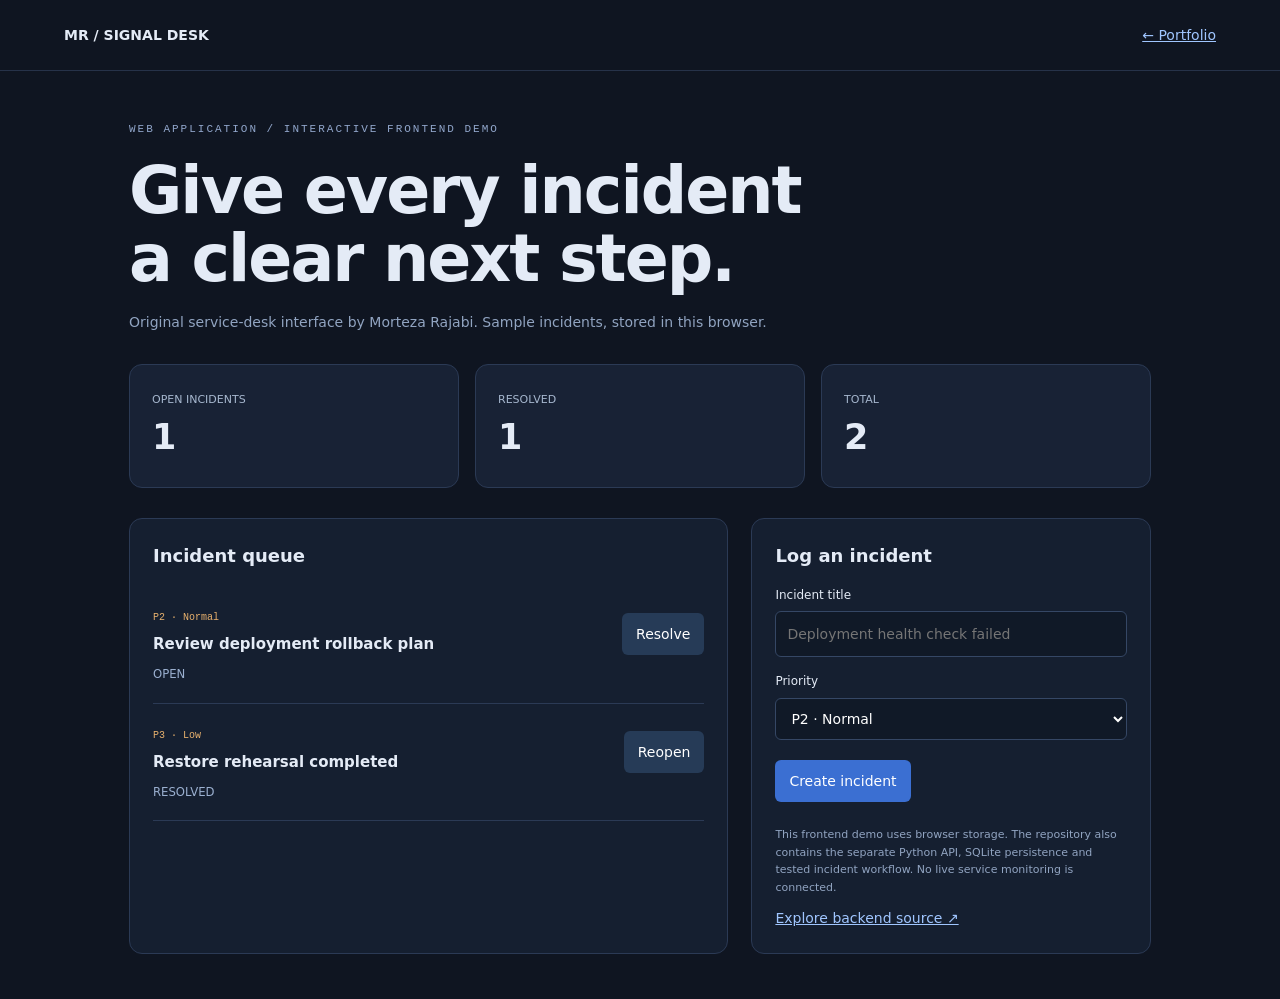
<file: desk-demo.html>
<!doctype html><html lang="en"><meta charset="utf-8"><meta name="viewport" content="width=device-width,initial-scale=1"><title>Signal Desk / interactive demo</title><style>*{box-sizing:border-box}body{margin:0;background:#0f1521;color:#e4ebf6;font:14px/1.6 system-ui}a{color:#a0c6ff}header{padding:24px 5%;border-bottom:1px solid #263249;display:flex;justify-content:space-between;gap:15px}main{padding:45px 5%;max-width:1150px;margin:auto}.label{font:11px monospace;letter-spacing:2px;color:#92a7cc}h1{font-size:clamp(35px,6vw,65px);line-height:1.05;letter-spacing:-2px;margin:18px 0}p{color:#91a4c1}.metrics{display:flex;gap:16px;margin:30px 0}.metric{flex:1;padding:22px;background:#182235;border:1px solid #2b3a55;border-radius:13px}.metric b{display:block;font-size:35px}.metric span{font-size:11px;color:#a6b7ce}.layout{display:grid;grid-template-columns:1.5fr 1fr;gap:23px}.panel{border:1px solid #2b3a55;background:#151f30;border-radius:13px;padding:23px}h2{font-size:18px;margin-top:0}.incident{padding:18px 0;border-bottom:1px solid #2b3a55}.incident h3{font-size:15px;margin:6px 0}.badge{font:10px monospace;color:#e8b16d}.incident small{color:#9bb0d0}.incident button{float:right;background:#263b57;margin-top:9px}label{display:block;margin:15px 0 6px;font-size:12px}input,select{width:100%;background:#101927;border:1px solid #354765;border-radius:6px;padding:11px;color:white;font:inherit}button{border:0;border-radius:6px;background:#3b6fd2;color:#fff;padding:10px 14px;cursor:pointer;font:inherit}.note{font-size:11px;margin-top:24px}button:focus-visible,a:focus-visible{outline:3px solid #95b9ff;outline-offset:3px}@media(max-width:650px){.layout{grid-template-columns:1fr}.metric{padding:16px}.metric b{font-size:28px}header{font-size:12px}}</style><header><b>MR / SIGNAL DESK</b><a href="./index.html#classic">← Portfolio</a></header><main><span class="label">WEB APPLICATION / INTERACTIVE FRONTEND DEMO</span><h1>Give every incident<br>a clear next step.</h1><p>Original service-desk interface by Morteza Rajabi. Sample incidents, stored in this browser.</p><section class="metrics"><div class="metric"><span>OPEN INCIDENTS</span><b id="open"></b></div><div class="metric"><span>RESOLVED</span><b id="resolved"></b></div><div class="metric"><span>TOTAL</span><b id="total"></b></div></section><div class="layout"><section class="panel"><h2>Incident queue</h2><div id="incidents"></div></section><section class="panel"><h2>Log an incident</h2><form id="form"><label for="title">Incident title</label><input id="title" maxlength="100" required placeholder="Deployment health check failed"><label for="priority">Priority</label><select id="priority"><option>P2 · Normal</option><option>P1 · High</option><option>P3 · Low</option></select><button style="margin-top:20px">Create incident</button><p id="message" role="status"></p></form><p class="note">This frontend demo uses browser storage. The repository also contains the separate Python API, SQLite persistence and tested incident workflow. No live service monitoring is connected.</p><a href="https://github.com/opswithmorteza/fullstack-service-desk">Explore backend source ↗</a></section></div></main><script>
const key='mr-signal-desk-v1';let rows=[{id:'1',title:'Review deployment rollback plan',priority:'P2 · Normal',resolved:false},{id:'2',title:'Restore rehearsal completed',priority:'P3 · Low',resolved:true}];try{const saved=JSON.parse(localStorage.getItem(key));if(Array.isArray(saved)&&saved.length<=100&&saved.every(x=>typeof x.id==='string'&&typeof x.title==='string'&&typeof x.priority==='string'&&typeof x.resolved==='boolean'))rows=saved}catch{}function save(){try{localStorage.setItem(key,JSON.stringify(rows));return true}catch{return false}}
function render(){document.querySelector('#open').textContent=rows.filter(x=>!x.resolved).length;document.querySelector('#resolved').textContent=rows.filter(x=>x.resolved).length;document.querySelector('#total').textContent=rows.length;const list=document.querySelector('#incidents');list.replaceChildren();for(const row of rows){const item=document.createElement('article');item.className='incident';const badge=document.createElement('span');badge.className='badge';badge.textContent=row.priority;const title=document.createElement('h3');title.textContent=row.title;const status=document.createElement('small');status.textContent=row.resolved?'RESOLVED':'OPEN';const button=document.createElement('button');button.textContent=row.resolved?'Reopen':'Resolve';button.setAttribute('aria-label',button.textContent+' '+row.title);button.onclick=()=>{row.resolved=!row.resolved;save();render()};item.append(badge,button,title,status);list.append(item)}}document.querySelector('#form').onsubmit=e=>{e.preventDefault();const title=document.querySelector('#title').value.trim();if(!title)return;if(rows.length>=100){document.querySelector('#message').textContent='Demo limit: 100 incidents.';return}rows.unshift({id:(window.crypto?.randomUUID?.() || Date.now().toString(36)+'-'+Math.random().toString(36).slice(2)),title,priority:document.querySelector('#priority').value,resolved:false});const stored=save();render();e.target.reset();document.querySelector('#message').textContent=stored?'Incident saved locally.':'Added for this session only.'};render();
</script></html>
</file>
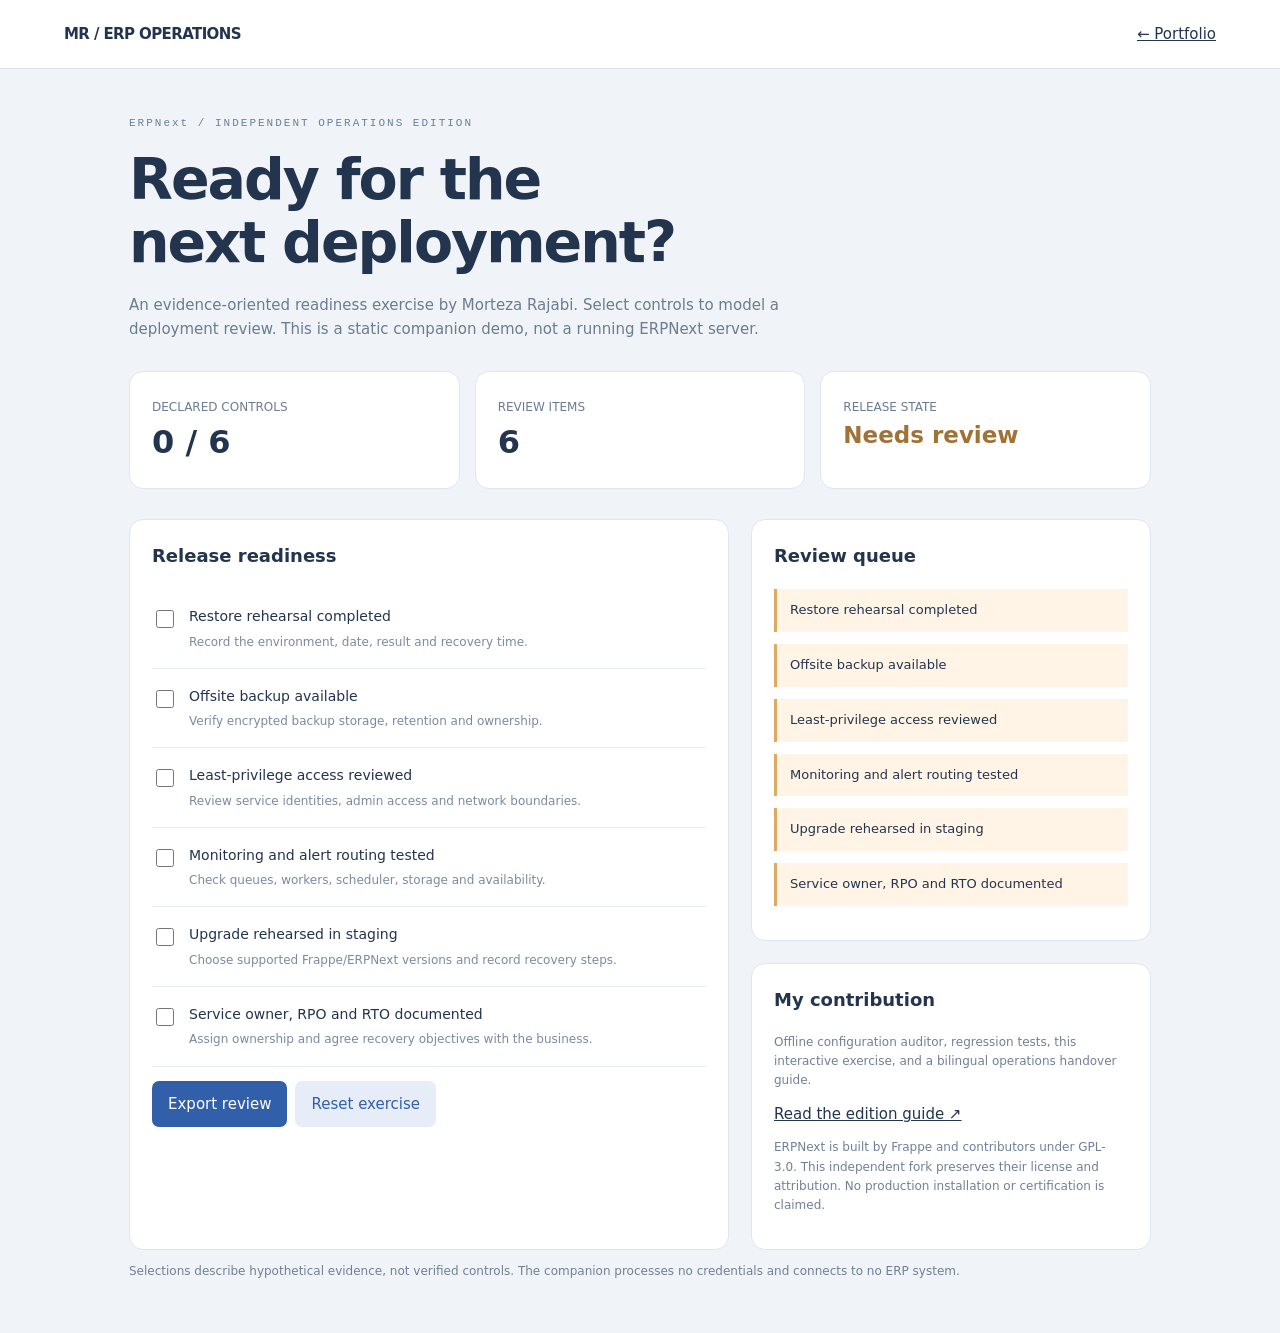
<file: erp-demo.html>
<!doctype html><html lang="en"><meta charset="utf-8"><meta name="viewport" content="width=device-width,initial-scale=1"><title>ERP Operations / Morteza edition</title><style>
*{box-sizing:border-box}body{margin:0;background:#f0f3f7;color:#23344e;font:15px/1.6 system-ui,sans-serif}a{color:inherit}header{display:flex;justify-content:space-between;padding:22px 5%;background:#fff;border-bottom:1px solid #dbe1eb;gap:15px}.brand{font-weight:700;letter-spacing:-.6px}main{max-width:1150px;margin:auto;padding:40px 5%}.label{font:11px monospace;letter-spacing:2px;color:#6b7f9b}h1{font-size:clamp(32px,5vw,57px);letter-spacing:-2px;line-height:1.1;margin:15px 0 20px;font-weight:550}.intro{max-width:670px;color:#6b7c92}.stats{display:grid;grid-template-columns:repeat(3,1fr);gap:15px;margin:30px 0}.stat,.panel{background:white;border:1px solid #e0e6ee;border-radius:14px;padding:22px}.stat b{display:block;font-size:32px;line-height:1.5}.stat span{font-size:12px;color:#6b7c92}.layout{display:grid;grid-template-columns:1.5fr 1fr;gap:22px}h2{font-size:18px;margin:0 0 18px}.check{display:flex;gap:12px;padding:16px 0;border-bottom:1px solid #e8edf3;align-items:start}.check input{margin-top:5px;accent-color:#4773ca;min-width:18px;height:18px}.check label{cursor:pointer;font-size:14px}.check small{display:block;color:#7b8aa0;font-size:12px;margin-top:5px}.risk{font-size:13px;padding:11px 13px;background:#fff4e5;border-left:3px solid #dbab62;margin-bottom:12px}.risk.ok{background:#e9f4ed;border-color:#67a67e}.note{font-size:12px;color:#718096}button{background:#315fa9;border:0;color:white;border-radius:7px;padding:11px 16px;cursor:pointer;font:inherit;margin:14px 8px 0 0}.secondary{background:#e6edf8;color:#315fa9}a:focus-visible,button:focus-visible{outline:3px solid #8cbbef;outline-offset:3px}@media(max-width:650px){.layout{grid-template-columns:1fr}.stats{gap:8px}.stat{padding:15px}.stat b{font-size:25px}.stat span{font-size:10px}header{font-size:12px}}
</style><header><span class="brand">MR / ERP OPERATIONS</span><a href="./index.html#classic">← Portfolio</a></header><main><span class="label">ERPNext / INDEPENDENT OPERATIONS EDITION</span><h1>Ready for the<br>next deployment?</h1><p class="intro">An evidence-oriented readiness exercise by Morteza Rajabi. Select controls to model a deployment review. This is a static companion demo, not a running ERPNext server.</p><section class="stats"><div class="stat"><span>DECLARED CONTROLS</span><b id="complete">0 / 6</b></div><div class="stat"><span>REVIEW ITEMS</span><b id="remaining">6</b></div><div class="stat"><span>RELEASE STATE</span><b id="state" style="font-size:23px;color:#a17235">Needs review</b></div></section><div class="layout"><section class="panel"><h2>Release readiness</h2><div id="checks"></div><button id="export">Export review</button><button id="reset" class="secondary">Reset exercise</button></section><aside><section class="panel"><h2>Review queue</h2><div id="risks"></div></section><section class="panel" style="margin-top:22px"><h2>My contribution</h2><p class="note">Offline configuration auditor, regression tests, this interactive exercise, and a bilingual operations handover guide.</p><a href="https://github.com/opswithmorteza/erpnext/blob/develop/MORTEZA_EDITION.md">Read the edition guide ↗</a><p class="note">ERPNext is built by Frappe and contributors under GPL-3.0. This independent fork preserves their license and attribution. No production installation or certification is claimed.</p></section></aside></div><p class="note">Selections describe hypothetical evidence, not verified controls. The companion processes no credentials and connects to no ERP system.</p></main><script>
const controls=[['restore','Restore rehearsal completed','Record the environment, date, result and recovery time.'],['offsite','Offsite backup available','Verify encrypted backup storage, retention and ownership.'],['access','Least-privilege access reviewed','Review service identities, admin access and network boundaries.'],['monitor','Monitoring and alert routing tested','Check queues, workers, scheduler, storage and availability.'],['upgrade','Upgrade rehearsed in staging','Choose supported Frappe/ERPNext versions and record recovery steps.'],['owner','Service owner, RPO and RTO documented','Assign ownership and agree recovery objectives with the business.']];
const chosen=new Set();const box=document.querySelector('#checks');for(const [id,title,detail] of controls){const row=document.createElement('div');row.className='check';const input=document.createElement('input');input.type='checkbox';input.id=id;input.onchange=()=>{input.checked?chosen.add(id):chosen.delete(id);render()};const label=document.createElement('label');label.htmlFor=id;label.textContent=title;const small=document.createElement('small');small.textContent=detail;label.append(small);row.append(input,label);box.append(row)}
function render(){document.querySelector('#complete').textContent=chosen.size+' / 6';document.querySelector('#remaining').textContent=6-chosen.size;document.querySelector('#state').textContent=chosen.size===6?'Review evidence':'Needs review';const risks=document.querySelector('#risks');risks.replaceChildren();const pending=controls.filter(x=>!chosen.has(x[0]));if(!pending.length){const item=document.createElement('div');item.className='risk ok';item.textContent='All controls declared. Independently verify evidence before approving a release.';risks.append(item)}for(const [id,title] of pending){const item=document.createElement('div');item.className='risk';item.textContent=title;risks.append(item)}}document.querySelector('#reset').onclick=()=>{chosen.clear();for(const input of box.querySelectorAll('input'))input.checked=false;render()};document.querySelector('#export').onclick=()=>{const review={kind:'portfolio-exercise',verified:false,controls:controls.map(([id,title])=>({id,title,declared:chosen.has(id)}))};const url=URL.createObjectURL(new Blob([JSON.stringify(review,null,2)],{type:'application/json'}));const a=document.createElement('a');a.href=url;a.download='erp-readiness-review.json';a.click();setTimeout(()=>URL.revokeObjectURL(url),1000)};render();
</script></html>
</file>
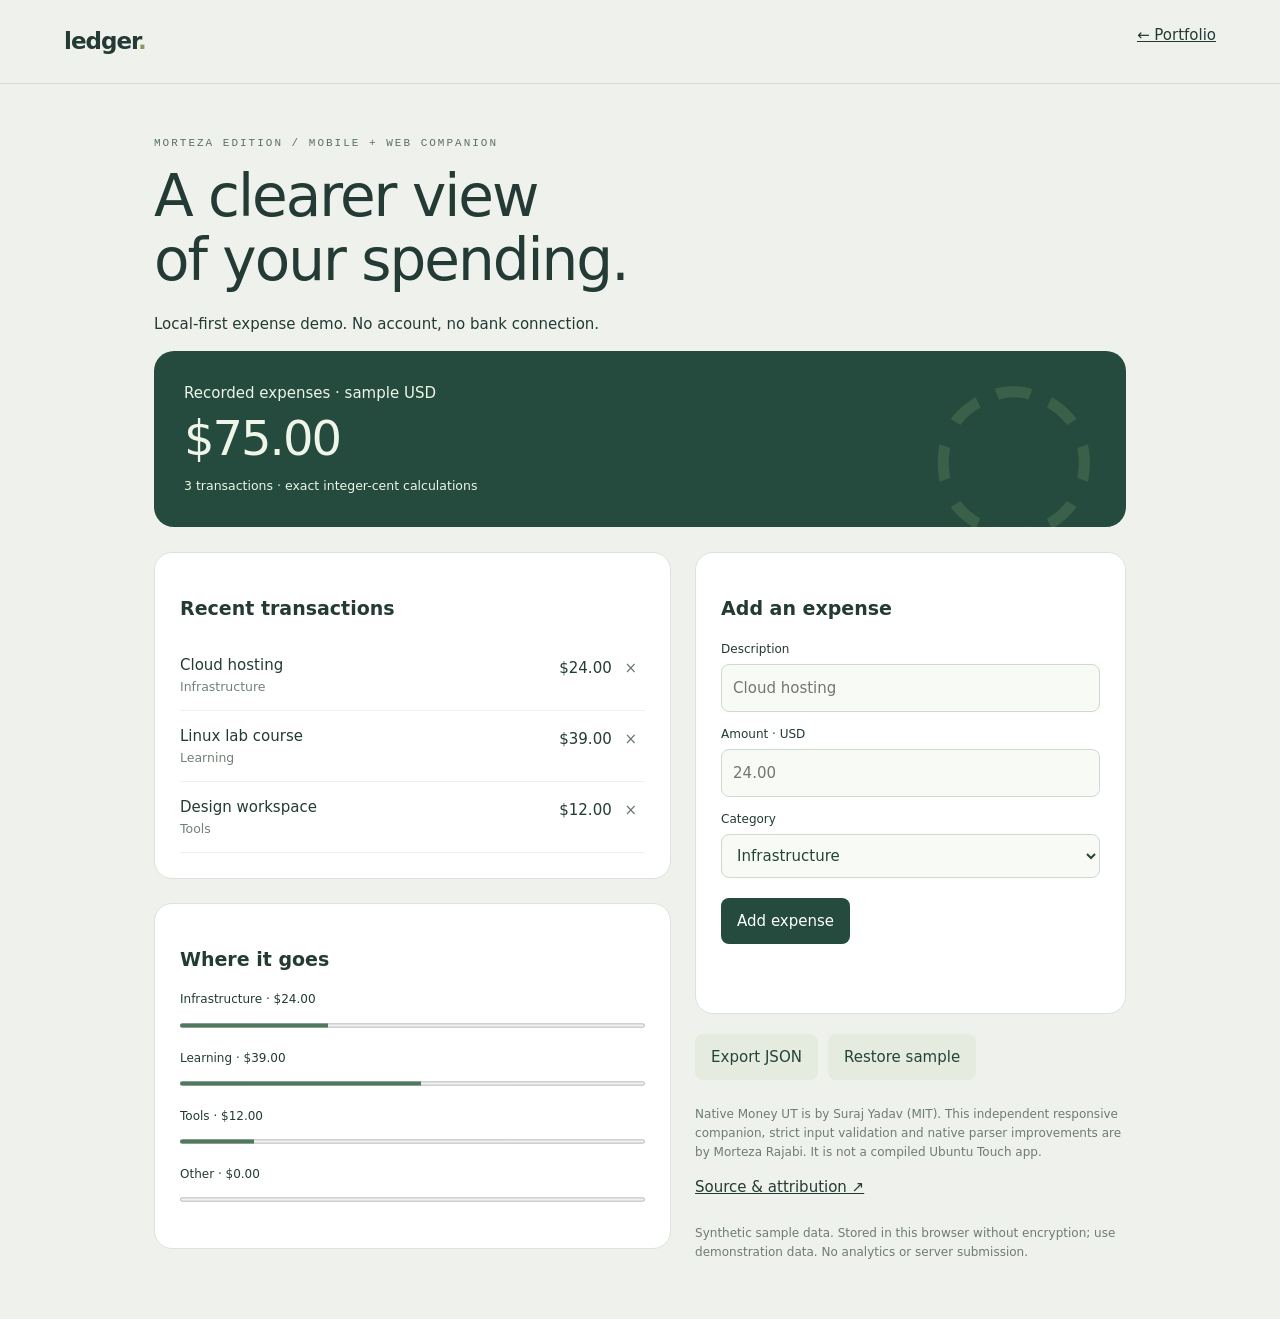
<file: money-demo.html>
<!doctype html><html lang="en"><meta charset="utf-8"><meta name="viewport" content="width=device-width,initial-scale=1"><title>Ledger / Morteza edition</title><style>
*{box-sizing:border-box}body{margin:0;background:#eff1ed;color:#233b34;font:15px/1.6 system-ui,sans-serif}a{color:inherit}header{padding:23px 5%;border-bottom:1px solid #d7ded8;display:flex;justify-content:space-between;gap:15px}.brand{font-weight:750;font-size:23px;letter-spacing:-1px}main{max-width:1100px;margin:auto;padding:45px 5%}h1{font-size:clamp(34px,5vw,58px);font-weight:500;letter-spacing:-2px;line-height:1.1;margin:12px 0 20px}h2{font-size:19px}.eyebrow{font:11px monospace;letter-spacing:2px;color:#5a7165}.summary{background:#244b3d;color:#eff6e9;padding:30px;border-radius:20px;position:relative;overflow:hidden}.summary:after{content:'◌';font-size:200px;position:absolute;right:25px;top:-65px;color:#d6f7a220}.total{font-size:48px;letter-spacing:-2px;line-height:1.4}.layout{display:grid;grid-template-columns:1.2fr 1fr;gap:24px;margin-top:25px}.card{background:#fff;padding:25px;border-radius:18px;border:1px solid #dce3da}.row{display:flex;justify-content:space-between;padding:13px 0;border-bottom:1px solid #edf1eb;gap:10px}.row small{display:block;color:#718176}.row button{background:transparent;color:#6b786f;padding:3px 8px}.category{margin:15px 0}.category span{display:flex;justify-content:space-between;font-size:12px}progress{width:100%;accent-color:#4b7a5e;height:9px}label{display:block;font-size:12px;margin:13px 0 5px}input,select{width:100%;border:1px solid #ced9cf;background:#f8faf6;border-radius:8px;padding:11px;color:#244439;font:inherit}button{cursor:pointer;border:0;border-radius:8px;padding:11px 16px;background:#244b3d;color:white;font:inherit}button:focus-visible,a:focus-visible{outline:3px solid #c18c4a;outline-offset:3px}.actions{display:flex;gap:10px;margin-top:20px;flex-wrap:wrap}.secondary{background:#e5ecdf;color:#244439}.note{font-size:12px;color:#6e7c72;margin-top:25px}#message{font-size:12px;min-height:20px;color:#925a35}@media(max-width:650px){.layout{grid-template-columns:1fr}main{padding-top:28px}header{font-size:12px;align-items:center}.summary{padding:23px}.total{font-size:40px}.card{padding:20px}}
</style><header><span class="brand">ledger<span style="color:#829d59">.</span></span><a href="./index.html#classic">← Portfolio</a></header><main><span class="eyebrow">MORTEZA EDITION / MOBILE + WEB COMPANION</span><h1>A clearer view<br>of your spending.</h1><p>Local-first expense demo. No account, no bank connection.</p><section class="summary"><span>Recorded expenses · sample USD</span><div id="total" class="total"></div><small id="count"></small></section><div class="layout"><div><section class="card"><h2>Recent transactions</h2><div id="transactions"></div></section><section class="card" style="margin-top:24px"><h2>Where it goes</h2><div id="categories"></div></section></div><div><section class="card"><h2>Add an expense</h2><form id="expense-form"><label for="label">Description</label><input id="label" maxlength="80" required placeholder="Cloud hosting"><label for="amount">Amount · USD</label><input id="amount" inputmode="decimal" required placeholder="24.00"><label for="category">Category</label><select id="category"><option>Infrastructure</option><option>Learning</option><option>Tools</option><option>Other</option></select><div class="actions"><button>Add expense</button></div><p id="message" role="status"></p></form></section><div class="actions"><button id="export" class="secondary">Export JSON</button><button id="reset" class="secondary">Restore sample</button></div><p class="note">Native Money UT is by Suraj Yadav (MIT). This independent responsive companion, strict input validation and native parser improvements are by Morteza Rajabi. It is not a compiled Ubuntu Touch app.</p><a href="https://github.com/opswithmorteza/money-ut">Source & attribution ↗</a><p class="note">Synthetic sample data. Stored in this browser without encryption; use demonstration data. No analytics or server submission.</p></div></div></main><script>
const key='mr-ledger-demo-v1',sample=[{id:'1',label:'Cloud hosting',category:'Infrastructure',cents:2400},{id:'2',label:'Linux lab course',category:'Learning',cents:3900},{id:'3',label:'Design workspace',category:'Tools',cents:1200}];let rows=sample.map(x=>({...x}));let storageAvailable=true;
try{const saved=JSON.parse(localStorage.getItem(key));if(Array.isArray(saved)&&saved.length<=200&&saved.every(x=>typeof x.label==='string'&&typeof x.category==='string'&&Number.isSafeInteger(x.cents)&&x.cents>0&&x.cents<=99999999999&&typeof x.id==='string'))rows=saved}catch{}
const money=c=>(c/100).toLocaleString('en-US',{style:'currency',currency:'USD'});
function save(){try{localStorage.setItem(key,JSON.stringify(rows))}catch{storageAvailable=false}}
function render(){const total=rows.reduce((a,r)=>a+r.cents,0);document.querySelector('#total').textContent=money(total);document.querySelector('#count').textContent=rows.length+' transactions · exact integer-cent calculations';const list=document.querySelector('#transactions');list.replaceChildren();if(!rows.length)list.textContent='No expenses yet.';for(const row of rows){const item=document.createElement('div');item.className='row';const info=document.createElement('div');info.textContent=row.label;const category=document.createElement('small');category.textContent=row.category;info.append(category);const right=document.createElement('div');right.textContent=money(row.cents)+' ';const remove=document.createElement('button');remove.type='button';remove.textContent='×';remove.setAttribute('aria-label','Remove '+row.label);remove.onclick=()=>{rows=rows.filter(x=>x.id!==row.id);save();render()};right.append(remove);item.append(info,right);list.append(item)}const box=document.querySelector('#categories');box.replaceChildren();for(const category of ['Infrastructure','Learning','Tools','Other']){const cents=rows.filter(x=>x.category===category).reduce((a,x)=>a+x.cents,0),item=document.createElement('div');item.className='category';const line=document.createElement('span');line.textContent=category+' · '+money(cents);const bar=document.createElement('progress');bar.max=total||1;bar.value=cents;bar.setAttribute('aria-label',category+' spending');item.append(line,bar);box.append(item)}}
document.querySelector('#expense-form').onsubmit=e=>{e.preventDefault();const raw=document.querySelector('#amount').value.trim(),label=document.querySelector('#label').value.trim();const message=document.querySelector('#message');if(!/^(?:0|[1-9][0-9]*)(?:\.[0-9]{1,2})?$/.test(raw)||Number(raw)<=0||Number(raw)>999999999.99||!label){message.textContent='Enter a description and a positive amount with at most two decimals.';return}if(rows.length>=200){message.textContent='Demo limit: 200 transactions.';return}const [whole,fraction='']=raw.split('.');const cents=Number(whole)*100+Number(fraction.padEnd(2,'0'));rows.unshift({id:(window.crypto?.randomUUID?.() || Date.now().toString(36)+'-'+Math.random().toString(36).slice(2)),label,category:document.querySelector('#category').value,cents});save();render();e.target.reset();message.textContent=storageAvailable?'Saved in this browser.':'Added for this session; browser storage is unavailable.'};
document.querySelector('#reset').onclick=()=>{rows=sample.map(x=>({...x}));save();render()};document.querySelector('#export').onclick=()=>{const url=URL.createObjectURL(new Blob([JSON.stringify({version:1,currency:'USD',transactions:rows},null,2)],{type:'application/json'}));const a=document.createElement('a');a.href=url;a.download='ledger-demo.json';a.click();setTimeout(()=>URL.revokeObjectURL(url),1000)};render();
</script></html>
</file>
